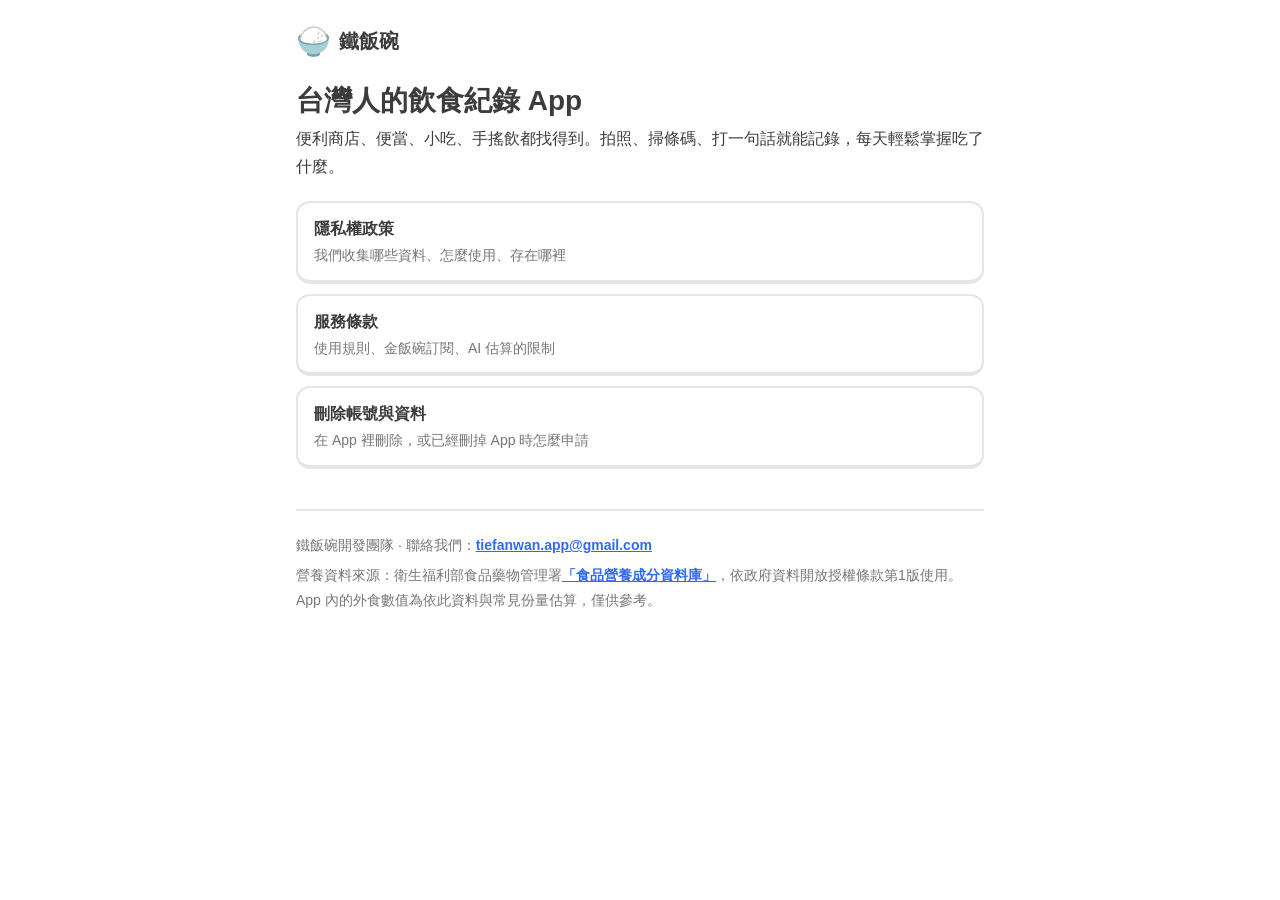
<file: index.html>
<!doctype html>
<html lang="zh-Hant-TW">
  <head>
    <meta charset="utf-8" />
    <meta name="viewport" content="width=device-width, initial-scale=1" />
    <title>鐵飯碗</title>
    <meta name="description" content="鐵飯碗：給台灣人的飲食紀錄 App，拍照、掃條碼、打一句話就能記錄。" />
    <link rel="icon" href="data:image/svg+xml,<svg xmlns='http://www.w3.org/2000/svg' viewBox='0 0 100 100'><text y='.9em' font-size='90'>🍚</text></svg>" />
    <link rel="stylesheet" href="style.css" />
  </head>
  <body>
    <main>
      <header class="top">
        <a href="./"><span class="bowl" aria-hidden="true">🍚</span>鐵飯碗</a>
      </header>

      <h1>台灣人的飲食紀錄 App</h1>
      <p>便利商店、便當、小吃、手搖飲都找得到。拍照、掃條碼、打一句話就能記錄，每天輕鬆掌握吃了什麼。</p>

      <div class="links">
        <a href="privacy.html">隱私權政策<span>我們收集哪些資料、怎麼使用、存在哪裡</span></a>
        <a href="terms.html">服務條款<span>使用規則、金飯碗訂閱、AI 估算的限制</span></a>
        <a href="delete-account.html">刪除帳號與資料<span>在 App 裡刪除，或已經刪掉 App 時怎麼申請</span></a>
      </div>

      <footer>
        <p>鐵飯碗開發團隊 · 聯絡我們：<a href="mailto:tiefanwan.app@gmail.com">tiefanwan.app@gmail.com</a></p>
        <p>營養資料來源：衛生福利部食品藥物管理署<a href="https://data.gov.tw/dataset/8543">「食品營養成分資料庫」</a>，依政府資料開放授權條款第1版使用。App 內的外食數值為依此資料與常見份量估算，僅供參考。</p>
      </footer>
    </main>
  </body>
</html>
</file>
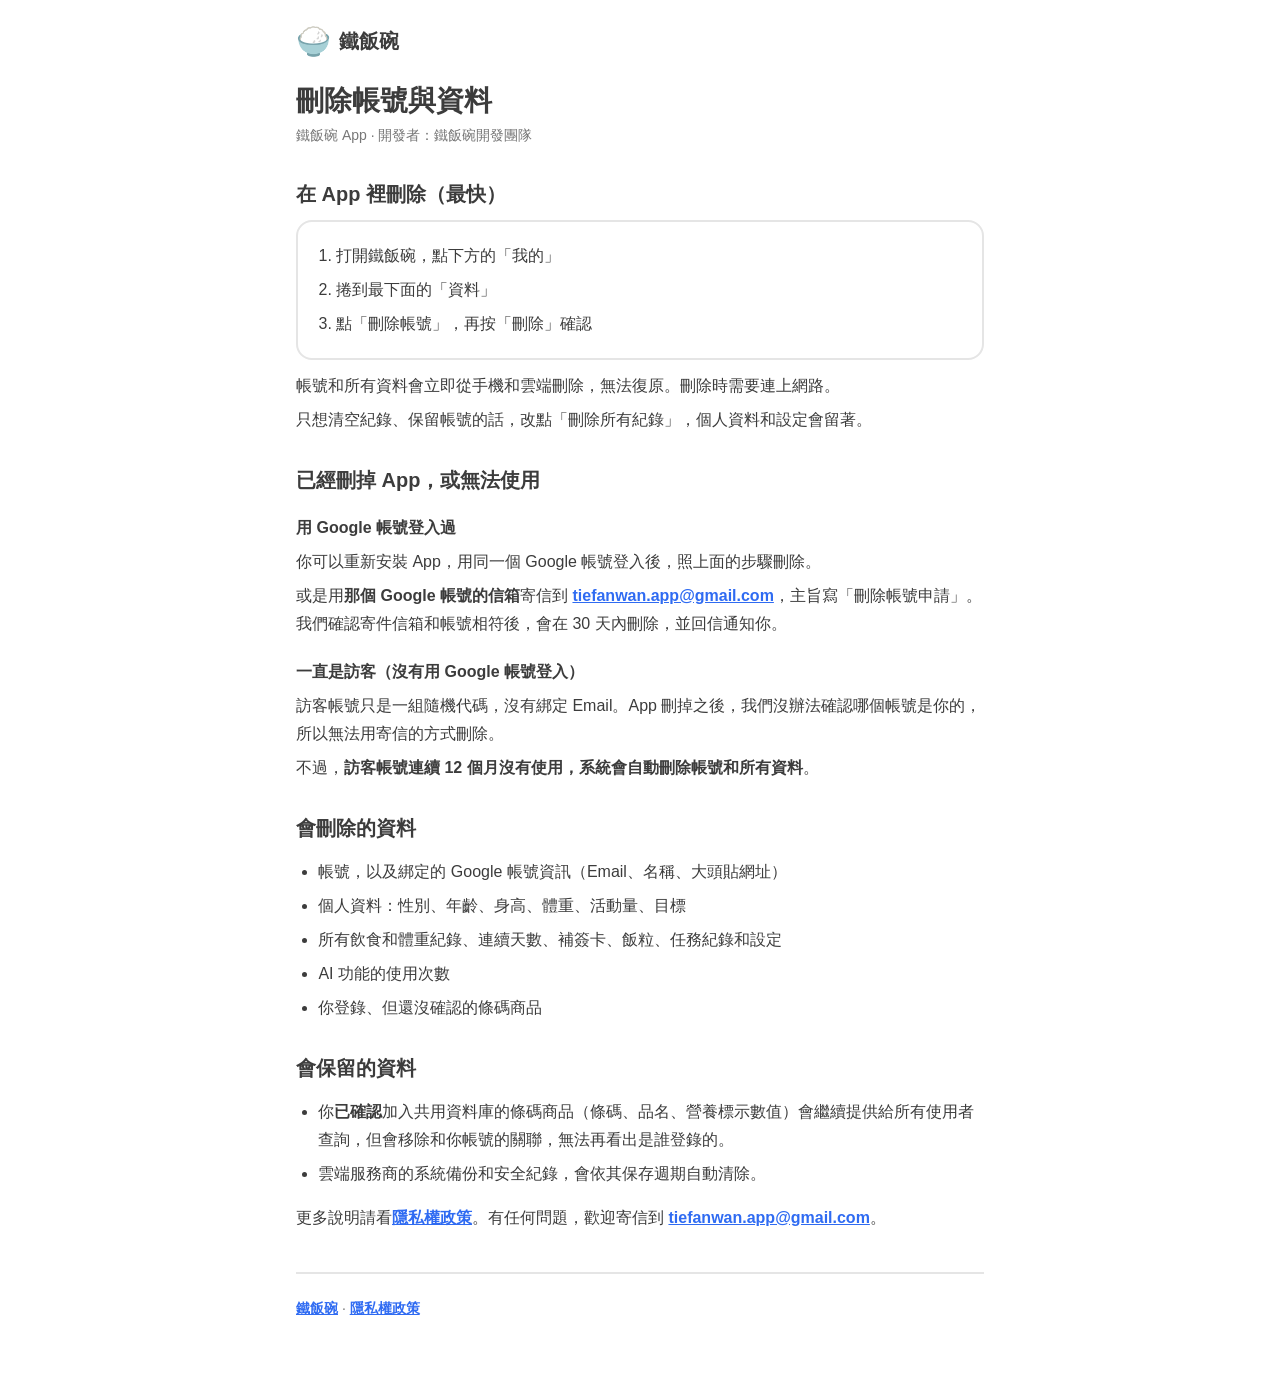
<file: delete-account.html>
<!doctype html>
<html lang="zh-Hant-TW">
  <head>
    <meta charset="utf-8" />
    <meta name="viewport" content="width=device-width, initial-scale=1" />
    <title>刪除帳號與資料｜鐵飯碗</title>
    <meta name="description" content="如何刪除鐵飯碗 App 的帳號和資料，以及會刪除、保留哪些資料。" />
    <link rel="icon" href="data:image/svg+xml,<svg xmlns='http://www.w3.org/2000/svg' viewBox='0 0 100 100'><text y='.9em' font-size='90'>🍚</text></svg>" />
    <link rel="stylesheet" href="style.css" />
  </head>
  <body>
    <main>
      <header class="top">
        <a href="./"><span class="bowl" aria-hidden="true">🍚</span>鐵飯碗</a>
      </header>

      <h1>刪除帳號與資料</h1>
      <p class="updated">鐵飯碗 App · 開發者：鐵飯碗開發團隊</p>

      <h2>在 App 裡刪除（最快）</h2>
      <div class="card">
        <ol>
          <li>打開鐵飯碗，點下方的「我的」</li>
          <li>捲到最下面的「資料」</li>
          <li>點「刪除帳號」，再按「刪除」確認</li>
        </ol>
      </div>
      <p>帳號和所有資料會立即從手機和雲端刪除，無法復原。刪除時需要連上網路。</p>
      <p>只想清空紀錄、保留帳號的話，改點「刪除所有紀錄」，個人資料和設定會留著。</p>

      <h2>已經刪掉 App，或無法使用</h2>
      <h3>用 Google 帳號登入過</h3>
      <p>你可以重新安裝 App，用同一個 Google 帳號登入後，照上面的步驟刪除。</p>
      <p>或是用<strong>那個 Google 帳號的信箱</strong>寄信到 <a href="mailto:tiefanwan.app@gmail.com?subject=%E5%88%AA%E9%99%A4%E5%B8%B3%E8%99%9F%E7%94%B3%E8%AB%8B">tiefanwan.app@gmail.com</a>，主旨寫「刪除帳號申請」。我們確認寄件信箱和帳號相符後，會在 30 天內刪除，並回信通知你。</p>
      <h3>一直是訪客（沒有用 Google 帳號登入）</h3>
      <p>訪客帳號只是一組隨機代碼，沒有綁定 Email。App 刪掉之後，我們沒辦法確認哪個帳號是你的，所以無法用寄信的方式刪除。</p>
      <p>不過，<strong>訪客帳號連續 12 個月沒有使用，系統會自動刪除帳號和所有資料</strong>。</p>

      <h2>會刪除的資料</h2>
      <ul>
        <li>帳號，以及綁定的 Google 帳號資訊（Email、名稱、大頭貼網址）</li>
        <li>個人資料：性別、年齡、身高、體重、活動量、目標</li>
        <li>所有飲食和體重紀錄、連續天數、補簽卡、飯粒、任務紀錄和設定</li>
        <li>AI 功能的使用次數</li>
        <li>你登錄、但還沒確認的條碼商品</li>
      </ul>

      <h2>會保留的資料</h2>
      <ul>
        <li>你<strong>已確認</strong>加入共用資料庫的條碼商品（條碼、品名、營養標示數值）會繼續提供給所有使用者查詢，但會移除和你帳號的關聯，無法再看出是誰登錄的。</li>
        <li>雲端服務商的系統備份和安全紀錄，會依其保存週期自動清除。</li>
      </ul>

      <p>更多說明請看<a href="privacy.html">隱私權政策</a>。有任何問題，歡迎寄信到 <a href="mailto:tiefanwan.app@gmail.com">tiefanwan.app@gmail.com</a>。</p>

      <footer>
        <p><a href="./">鐵飯碗</a> · <a href="privacy.html">隱私權政策</a></p>
      </footer>
    </main>
  </body>
</html>
</file>
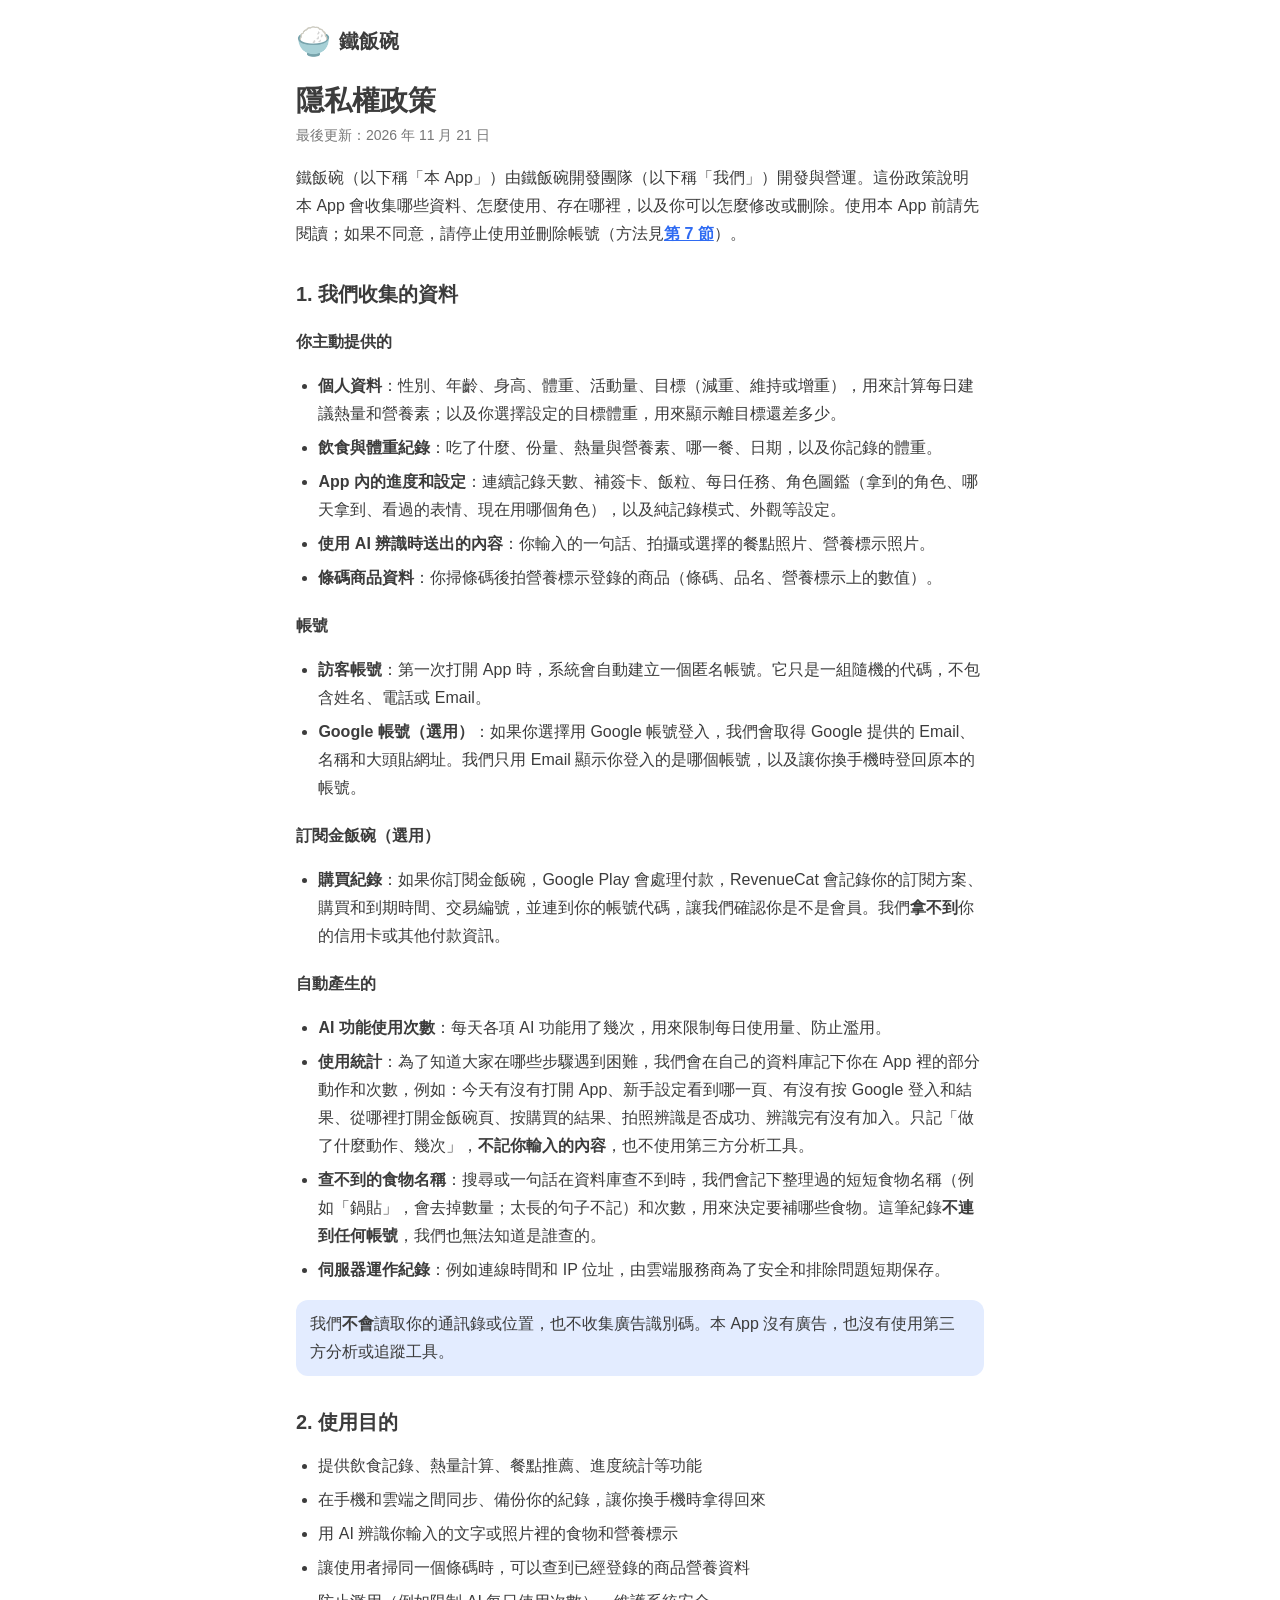
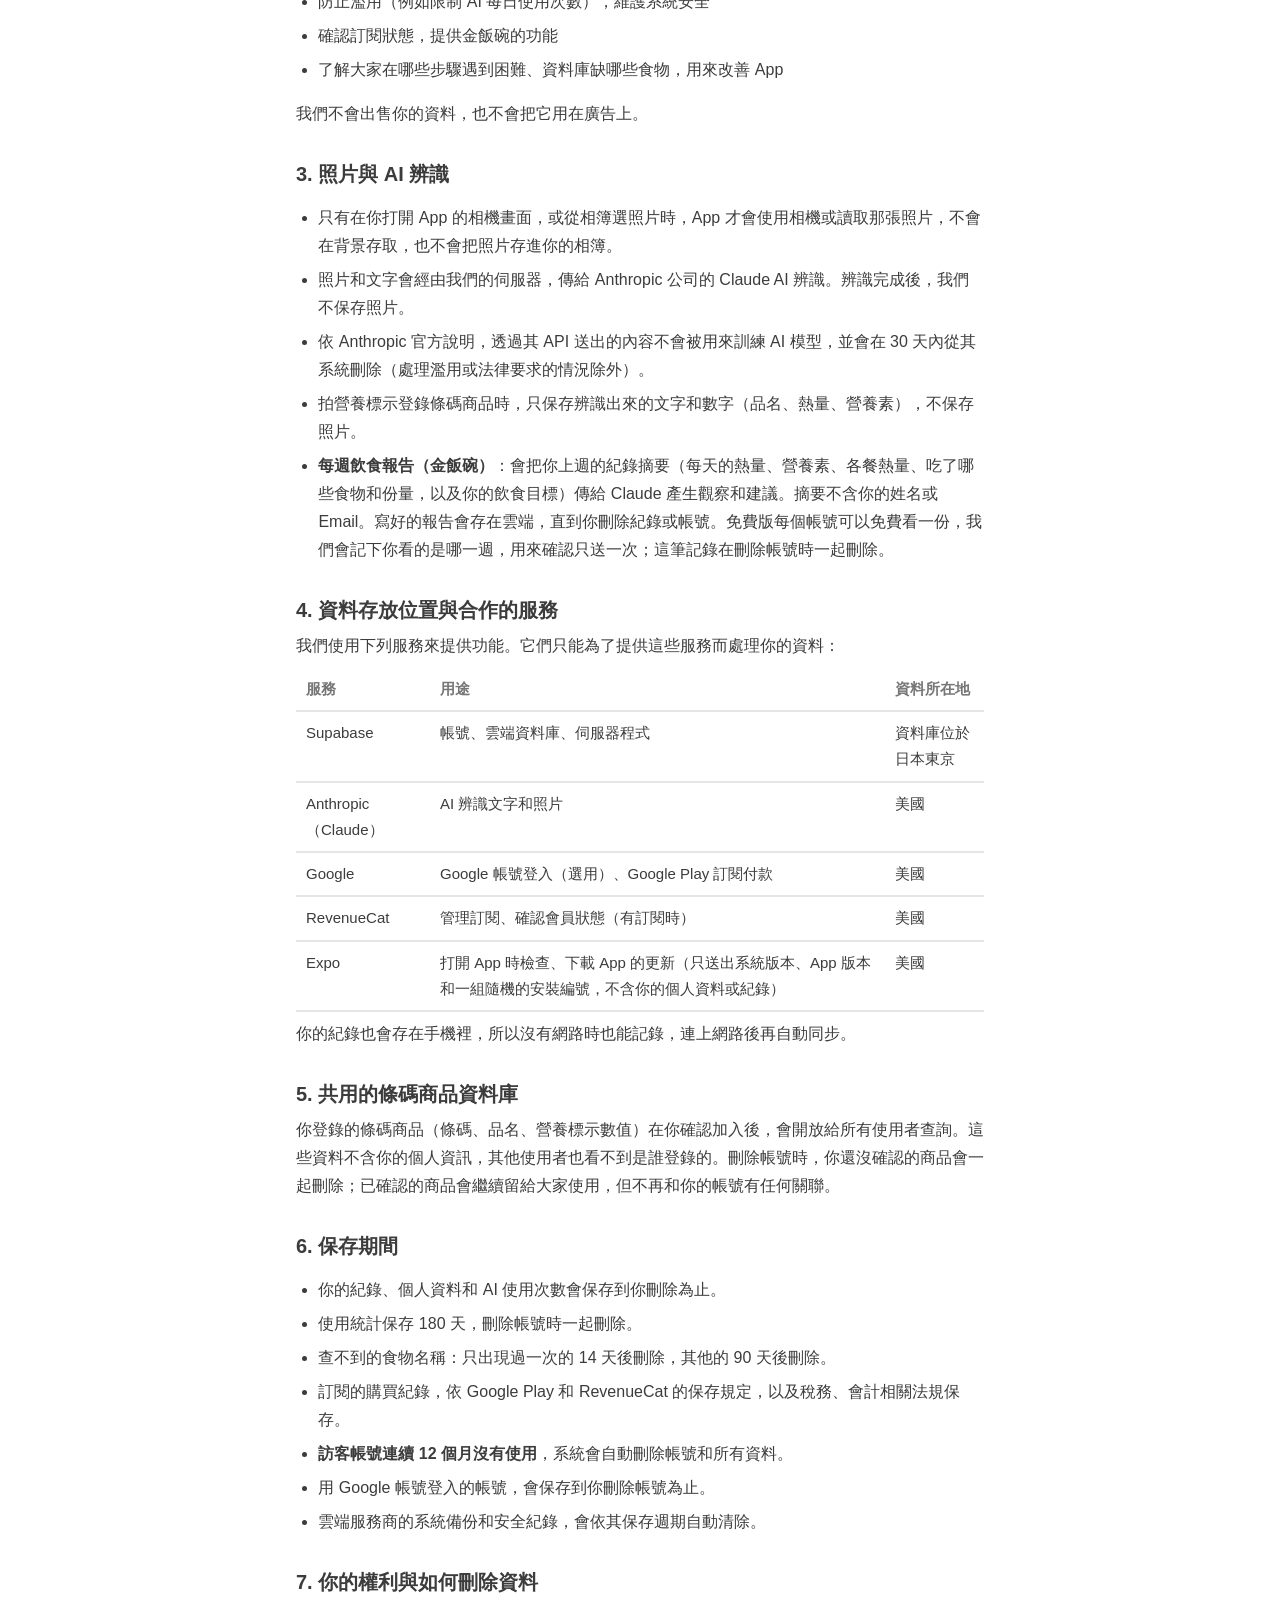
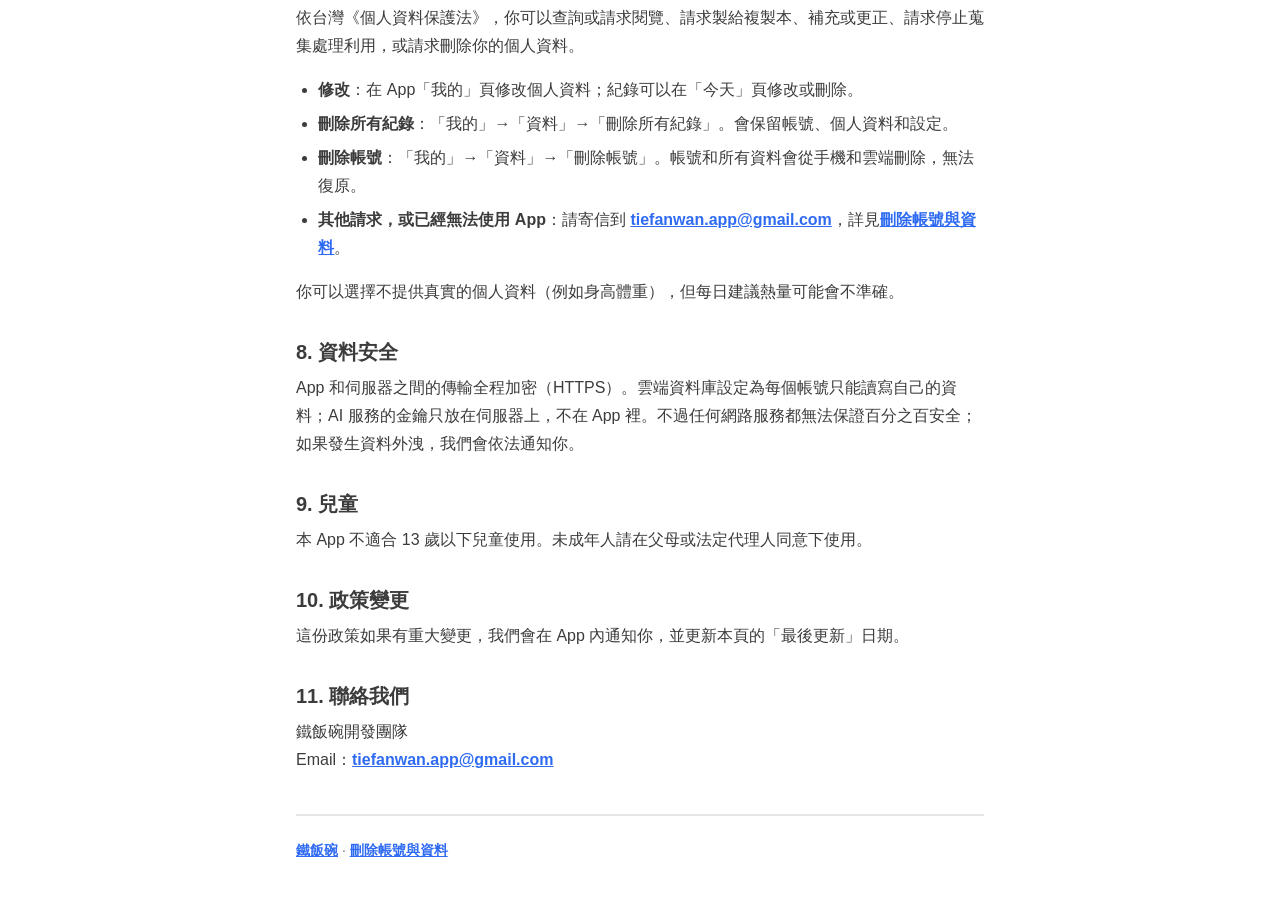
<file: privacy.html>
<!doctype html>
<html lang="zh-Hant-TW">
  <head>
    <meta charset="utf-8" />
    <meta name="viewport" content="width=device-width, initial-scale=1" />
    <title>隱私權政策｜鐵飯碗</title>
    <meta name="description" content="鐵飯碗 App 的隱私權政策：收集哪些資料、使用目的、存放位置、保存期間，以及如何刪除。" />
    <link rel="icon" href="data:image/svg+xml,<svg xmlns='http://www.w3.org/2000/svg' viewBox='0 0 100 100'><text y='.9em' font-size='90'>🍚</text></svg>" />
    <link rel="stylesheet" href="style.css" />
  </head>
  <body>
    <main>
      <header class="top">
        <a href="./"><span class="bowl" aria-hidden="true">🍚</span>鐵飯碗</a>
      </header>

      <h1>隱私權政策</h1>
      <p class="updated">最後更新：2026 年 11 月 21 日</p>

      <p>鐵飯碗（以下稱「本 App」）由鐵飯碗開發團隊（以下稱「我們」）開發與營運。這份政策說明本 App 會收集哪些資料、怎麼使用、存在哪裡，以及你可以怎麼修改或刪除。使用本 App 前請先閱讀；如果不同意，請停止使用並刪除帳號（方法見<a href="#rights">第 7 節</a>）。</p>

      <h2>1. 我們收集的資料</h2>
      <h3>你主動提供的</h3>
      <ul>
        <li><strong>個人資料</strong>：性別、年齡、身高、體重、活動量、目標（減重、維持或增重），用來計算每日建議熱量和營養素；以及你選擇設定的目標體重，用來顯示離目標還差多少。</li>
        <li><strong>飲食與體重紀錄</strong>：吃了什麼、份量、熱量與營養素、哪一餐、日期，以及你記錄的體重。</li>
        <li><strong>App 內的進度和設定</strong>：連續記錄天數、補簽卡、飯粒、每日任務、角色圖鑑（拿到的角色、哪天拿到、看過的表情、現在用哪個角色），以及純記錄模式、外觀等設定。</li>
        <li><strong>使用 AI 辨識時送出的內容</strong>：你輸入的一句話、拍攝或選擇的餐點照片、營養標示照片。</li>
        <li><strong>條碼商品資料</strong>：你掃條碼後拍營養標示登錄的商品（條碼、品名、營養標示上的數值）。</li>
      </ul>
      <h3>帳號</h3>
      <ul>
        <li><strong>訪客帳號</strong>：第一次打開 App 時，系統會自動建立一個匿名帳號。它只是一組隨機的代碼，不包含姓名、電話或 Email。</li>
        <li><strong>Google 帳號（選用）</strong>：如果你選擇用 Google 帳號登入，我們會取得 Google 提供的 Email、名稱和大頭貼網址。我們只用 Email 顯示你登入的是哪個帳號，以及讓你換手機時登回原本的帳號。</li>
      </ul>
      <h3>訂閱金飯碗（選用）</h3>
      <ul>
        <li><strong>購買紀錄</strong>：如果你訂閱金飯碗，Google Play 會處理付款，RevenueCat 會記錄你的訂閱方案、購買和到期時間、交易編號，並連到你的帳號代碼，讓我們確認你是不是會員。我們<strong>拿不到</strong>你的信用卡或其他付款資訊。</li>
      </ul>
      <h3>自動產生的</h3>
      <ul>
        <li><strong>AI 功能使用次數</strong>：每天各項 AI 功能用了幾次，用來限制每日使用量、防止濫用。</li>
        <li><strong>使用統計</strong>：為了知道大家在哪些步驟遇到困難，我們會在自己的資料庫記下你在 App 裡的部分動作和次數，例如：今天有沒有打開 App、新手設定看到哪一頁、有沒有按 Google 登入和結果、從哪裡打開金飯碗頁、按購買的結果、拍照辨識是否成功、辨識完有沒有加入。只記「做了什麼動作、幾次」，<strong>不記你輸入的內容</strong>，也不使用第三方分析工具。</li>
        <li><strong>查不到的食物名稱</strong>：搜尋或一句話在資料庫查不到時，我們會記下整理過的短短食物名稱（例如「鍋貼」，會去掉數量；太長的句子不記）和次數，用來決定要補哪些食物。這筆紀錄<strong>不連到任何帳號</strong>，我們也無法知道是誰查的。</li>
        <li><strong>伺服器運作紀錄</strong>：例如連線時間和 IP 位址，由雲端服務商為了安全和排除問題短期保存。</li>
      </ul>
      <div class="note">我們<strong>不會</strong>讀取你的通訊錄或位置，也不收集廣告識別碼。本 App 沒有廣告，也沒有使用第三方分析或追蹤工具。</div>

      <h2>2. 使用目的</h2>
      <ul>
        <li>提供飲食記錄、熱量計算、餐點推薦、進度統計等功能</li>
        <li>在手機和雲端之間同步、備份你的紀錄，讓你換手機時拿得回來</li>
        <li>用 AI 辨識你輸入的文字或照片裡的食物和營養標示</li>
        <li>讓使用者掃同一個條碼時，可以查到已經登錄的商品營養資料</li>
        <li>防止濫用（例如限制 AI 每日使用次數），維護系統安全</li>
        <li>確認訂閱狀態，提供金飯碗的功能</li>
        <li>了解大家在哪些步驟遇到困難、資料庫缺哪些食物，用來改善 App</li>
      </ul>
      <p>我們不會出售你的資料，也不會把它用在廣告上。</p>

      <h2>3. 照片與 AI 辨識</h2>
      <ul>
        <li>只有在你打開 App 的相機畫面，或從相簿選照片時，App 才會使用相機或讀取那張照片，不會在背景存取，也不會把照片存進你的相簿。</li>
        <li>照片和文字會經由我們的伺服器，傳給 Anthropic 公司的 Claude AI 辨識。辨識完成後，我們不保存照片。</li>
        <li>依 Anthropic 官方說明，透過其 API 送出的內容不會被用來訓練 AI 模型，並會在 30 天內從其系統刪除（處理濫用或法律要求的情況除外）。</li>
        <li>拍營養標示登錄條碼商品時，只保存辨識出來的文字和數字（品名、熱量、營養素），不保存照片。</li>
        <li><strong>每週飲食報告（金飯碗）</strong>：會把你上週的紀錄摘要（每天的熱量、營養素、各餐熱量、吃了哪些食物和份量，以及你的飲食目標）傳給 Claude 產生觀察和建議。摘要不含你的姓名或 Email。寫好的報告會存在雲端，直到你刪除紀錄或帳號。免費版每個帳號可以免費看一份，我們會記下你看的是哪一週，用來確認只送一次；這筆記錄在刪除帳號時一起刪除。</li>
      </ul>

      <h2>4. 資料存放位置與合作的服務</h2>
      <p>我們使用下列服務來提供功能。它們只能為了提供這些服務而處理你的資料：</p>
      <table>
        <thead>
          <tr><th>服務</th><th>用途</th><th>資料所在地</th></tr>
        </thead>
        <tbody>
          <tr><td>Supabase</td><td>帳號、雲端資料庫、伺服器程式</td><td>資料庫位於日本東京</td></tr>
          <tr><td>Anthropic（Claude）</td><td>AI 辨識文字和照片</td><td>美國</td></tr>
          <tr><td>Google</td><td>Google 帳號登入（選用）、Google Play 訂閱付款</td><td>美國</td></tr>
          <tr><td>RevenueCat</td><td>管理訂閱、確認會員狀態（有訂閱時）</td><td>美國</td></tr>
          <tr><td>Expo</td><td>打開 App 時檢查、下載 App 的更新（只送出系統版本、App 版本和一組隨機的安裝編號，不含你的個人資料或紀錄）</td><td>美國</td></tr>
        </tbody>
      </table>
      <p>你的紀錄也會存在手機裡，所以沒有網路時也能記錄，連上網路後再自動同步。</p>

      <h2>5. 共用的條碼商品資料庫</h2>
      <p>你登錄的條碼商品（條碼、品名、營養標示數值）在你確認加入後，會開放給所有使用者查詢。這些資料不含你的個人資訊，其他使用者也看不到是誰登錄的。刪除帳號時，你還沒確認的商品會一起刪除；已確認的商品會繼續留給大家使用，但不再和你的帳號有任何關聯。</p>

      <h2>6. 保存期間</h2>
      <ul>
        <li>你的紀錄、個人資料和 AI 使用次數會保存到你刪除為止。</li>
        <li>使用統計保存 180 天，刪除帳號時一起刪除。</li>
        <li>查不到的食物名稱：只出現過一次的 14 天後刪除，其他的 90 天後刪除。</li>
        <li>訂閱的購買紀錄，依 Google Play 和 RevenueCat 的保存規定，以及稅務、會計相關法規保存。</li>
        <li><strong>訪客帳號連續 12 個月沒有使用</strong>，系統會自動刪除帳號和所有資料。</li>
        <li>用 Google 帳號登入的帳號，會保存到你刪除帳號為止。</li>
        <li>雲端服務商的系統備份和安全紀錄，會依其保存週期自動清除。</li>
      </ul>

      <h2 id="rights">7. 你的權利與如何刪除資料</h2>
      <p>依台灣《個人資料保護法》，你可以查詢或請求閱覽、請求製給複製本、補充或更正、請求停止蒐集處理利用，或請求刪除你的個人資料。</p>
      <ul>
        <li><strong>修改</strong>：在 App「我的」頁修改個人資料；紀錄可以在「今天」頁修改或刪除。</li>
        <li><strong>刪除所有紀錄</strong>：「我的」→「資料」→「刪除所有紀錄」。會保留帳號、個人資料和設定。</li>
        <li><strong>刪除帳號</strong>：「我的」→「資料」→「刪除帳號」。帳號和所有資料會從手機和雲端刪除，無法復原。</li>
        <li><strong>其他請求，或已經無法使用 App</strong>：請寄信到 <a href="mailto:tiefanwan.app@gmail.com">tiefanwan.app@gmail.com</a>，詳見<a href="delete-account.html">刪除帳號與資料</a>。</li>
      </ul>
      <p>你可以選擇不提供真實的個人資料（例如身高體重），但每日建議熱量可能會不準確。</p>

      <h2>8. 資料安全</h2>
      <p>App 和伺服器之間的傳輸全程加密（HTTPS）。雲端資料庫設定為每個帳號只能讀寫自己的資料；AI 服務的金鑰只放在伺服器上，不在 App 裡。不過任何網路服務都無法保證百分之百安全；如果發生資料外洩，我們會依法通知你。</p>

      <h2>9. 兒童</h2>
      <p>本 App 不適合 13 歲以下兒童使用。未成年人請在父母或法定代理人同意下使用。</p>

      <h2>10. 政策變更</h2>
      <p>這份政策如果有重大變更，我們會在 App 內通知你，並更新本頁的「最後更新」日期。</p>

      <h2>11. 聯絡我們</h2>
      <p>鐵飯碗開發團隊<br />Email：<a href="mailto:tiefanwan.app@gmail.com">tiefanwan.app@gmail.com</a></p>

      <footer>
        <p><a href="./">鐵飯碗</a> · <a href="delete-account.html">刪除帳號與資料</a></p>
      </footer>
    </main>
  </body>
</html>
</file>
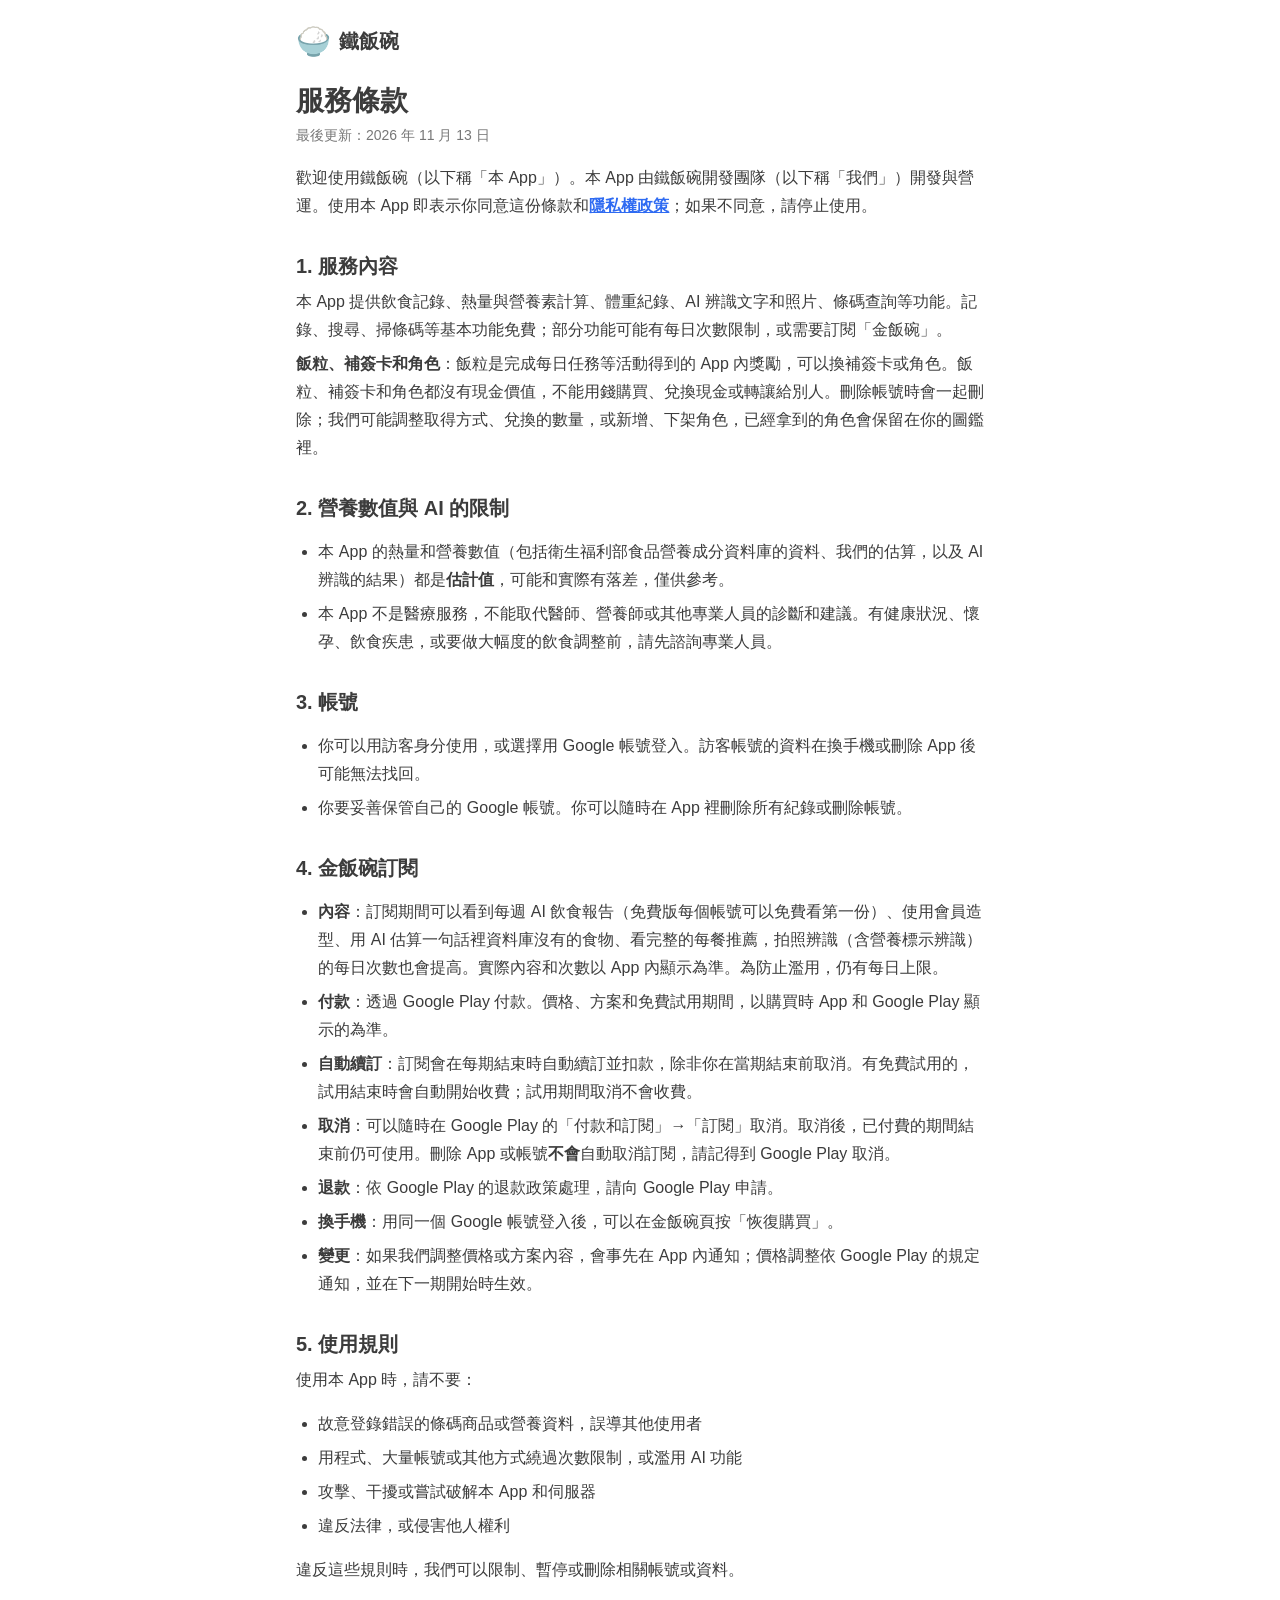
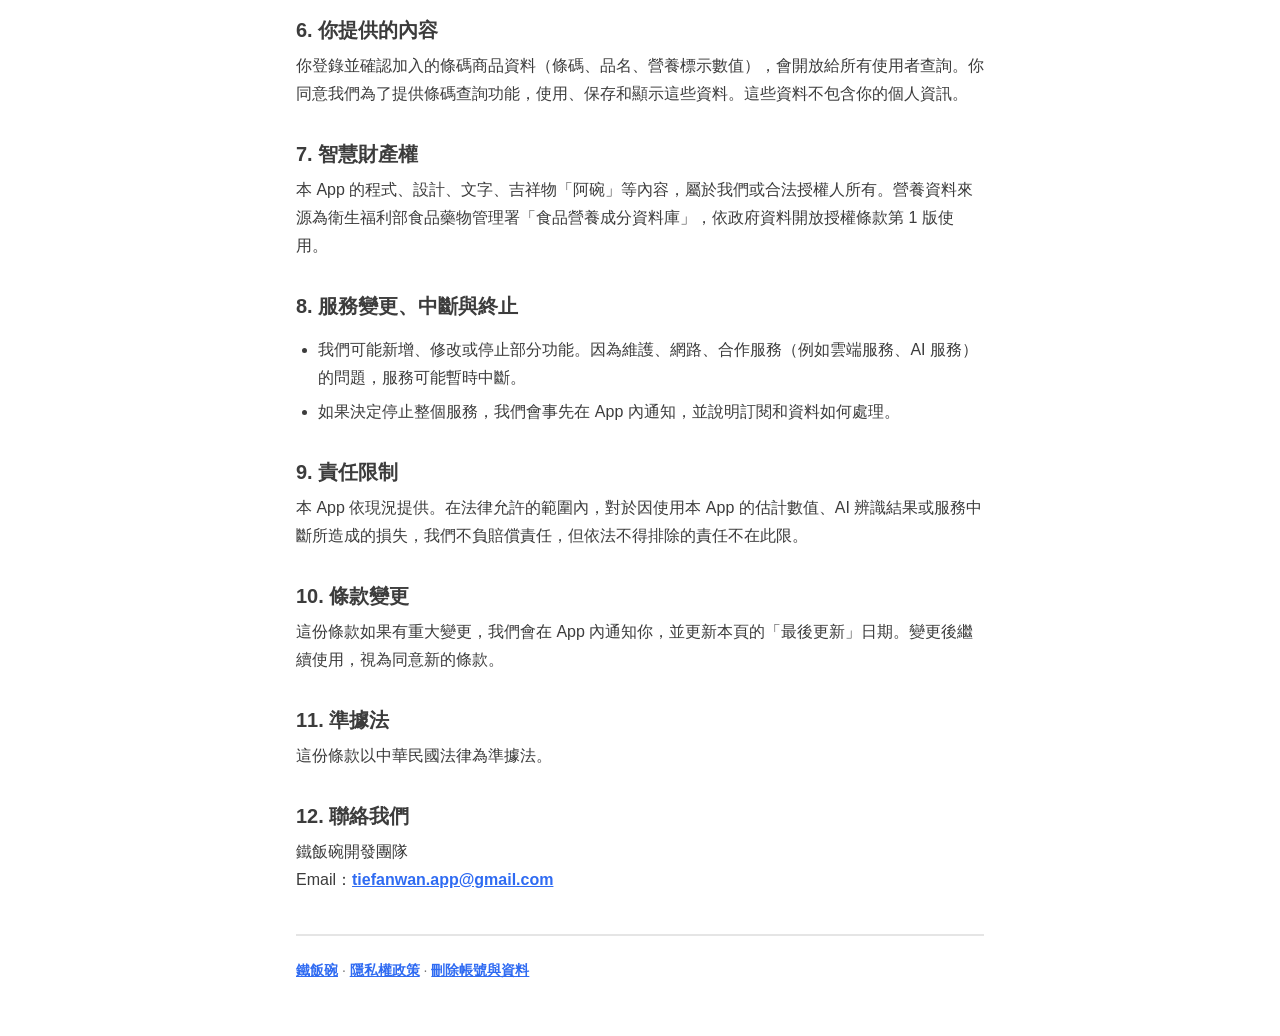
<file: terms.html>
<!doctype html>
<html lang="zh-Hant-TW">
  <head>
    <meta charset="utf-8" />
    <meta name="viewport" content="width=device-width, initial-scale=1" />
    <title>服務條款｜鐵飯碗</title>
    <meta name="description" content="鐵飯碗 App 的服務條款：使用規則、金飯碗訂閱、AI 估算的限制。" />
    <link rel="icon" href="data:image/svg+xml,<svg xmlns='http://www.w3.org/2000/svg' viewBox='0 0 100 100'><text y='.9em' font-size='90'>🍚</text></svg>" />
    <link rel="stylesheet" href="style.css" />
  </head>
  <body>
    <main>
      <header class="top">
        <a href="./"><span class="bowl" aria-hidden="true">🍚</span>鐵飯碗</a>
      </header>

      <h1>服務條款</h1>
      <p class="updated">最後更新：2026 年 11 月 13 日</p>

      <p>歡迎使用鐵飯碗（以下稱「本 App」）。本 App 由鐵飯碗開發團隊（以下稱「我們」）開發與營運。使用本 App 即表示你同意這份條款和<a href="privacy.html">隱私權政策</a>；如果不同意，請停止使用。</p>

      <h2>1. 服務內容</h2>
      <p>本 App 提供飲食記錄、熱量與營養素計算、體重紀錄、AI 辨識文字和照片、條碼查詢等功能。記錄、搜尋、掃條碼等基本功能免費；部分功能可能有每日次數限制，或需要訂閱「金飯碗」。</p>
      <p><strong>飯粒、補簽卡和角色</strong>：飯粒是完成每日任務等活動得到的 App 內獎勵，可以換補簽卡或角色。飯粒、補簽卡和角色都沒有現金價值，不能用錢購買、兌換現金或轉讓給別人。刪除帳號時會一起刪除；我們可能調整取得方式、兌換的數量，或新增、下架角色，已經拿到的角色會保留在你的圖鑑裡。</p>

      <h2>2. 營養數值與 AI 的限制</h2>
      <ul>
        <li>本 App 的熱量和營養數值（包括衛生福利部食品營養成分資料庫的資料、我們的估算，以及 AI 辨識的結果）都是<strong>估計值</strong>，可能和實際有落差，僅供參考。</li>
        <li>本 App 不是醫療服務，不能取代醫師、營養師或其他專業人員的診斷和建議。有健康狀況、懷孕、飲食疾患，或要做大幅度的飲食調整前，請先諮詢專業人員。</li>
      </ul>

      <h2>3. 帳號</h2>
      <ul>
        <li>你可以用訪客身分使用，或選擇用 Google 帳號登入。訪客帳號的資料在換手機或刪除 App 後可能無法找回。</li>
        <li>你要妥善保管自己的 Google 帳號。你可以隨時在 App 裡刪除所有紀錄或刪除帳號。</li>
      </ul>

      <h2>4. 金飯碗訂閱</h2>
      <ul>
        <li><strong>內容</strong>：訂閱期間可以看到每週 AI 飲食報告（免費版每個帳號可以免費看第一份）、使用會員造型、用 AI 估算一句話裡資料庫沒有的食物、看完整的每餐推薦，拍照辨識（含營養標示辨識）的每日次數也會提高。實際內容和次數以 App 內顯示為準。為防止濫用，仍有每日上限。</li>
        <li><strong>付款</strong>：透過 Google Play 付款。價格、方案和免費試用期間，以購買時 App 和 Google Play 顯示的為準。</li>
        <li><strong>自動續訂</strong>：訂閱會在每期結束時自動續訂並扣款，除非你在當期結束前取消。有免費試用的，試用結束時會自動開始收費；試用期間取消不會收費。</li>
        <li><strong>取消</strong>：可以隨時在 Google Play 的「付款和訂閱」→「訂閱」取消。取消後，已付費的期間結束前仍可使用。刪除 App 或帳號<strong>不會</strong>自動取消訂閱，請記得到 Google Play 取消。</li>
        <li><strong>退款</strong>：依 Google Play 的退款政策處理，請向 Google Play 申請。</li>
        <li><strong>換手機</strong>：用同一個 Google 帳號登入後，可以在金飯碗頁按「恢復購買」。</li>
        <li><strong>變更</strong>：如果我們調整價格或方案內容，會事先在 App 內通知；價格調整依 Google Play 的規定通知，並在下一期開始時生效。</li>
      </ul>

      <h2>5. 使用規則</h2>
      <p>使用本 App 時，請不要：</p>
      <ul>
        <li>故意登錄錯誤的條碼商品或營養資料，誤導其他使用者</li>
        <li>用程式、大量帳號或其他方式繞過次數限制，或濫用 AI 功能</li>
        <li>攻擊、干擾或嘗試破解本 App 和伺服器</li>
        <li>違反法律，或侵害他人權利</li>
      </ul>
      <p>違反這些規則時，我們可以限制、暫停或刪除相關帳號或資料。</p>

      <h2>6. 你提供的內容</h2>
      <p>你登錄並確認加入的條碼商品資料（條碼、品名、營養標示數值），會開放給所有使用者查詢。你同意我們為了提供條碼查詢功能，使用、保存和顯示這些資料。這些資料不包含你的個人資訊。</p>

      <h2>7. 智慧財產權</h2>
      <p>本 App 的程式、設計、文字、吉祥物「阿碗」等內容，屬於我們或合法授權人所有。營養資料來源為衛生福利部食品藥物管理署「食品營養成分資料庫」，依政府資料開放授權條款第 1 版使用。</p>

      <h2>8. 服務變更、中斷與終止</h2>
      <ul>
        <li>我們可能新增、修改或停止部分功能。因為維護、網路、合作服務（例如雲端服務、AI 服務）的問題，服務可能暫時中斷。</li>
        <li>如果決定停止整個服務，我們會事先在 App 內通知，並說明訂閱和資料如何處理。</li>
      </ul>

      <h2>9. 責任限制</h2>
      <p>本 App 依現況提供。在法律允許的範圍內，對於因使用本 App 的估計數值、AI 辨識結果或服務中斷所造成的損失，我們不負賠償責任，但依法不得排除的責任不在此限。</p>

      <h2>10. 條款變更</h2>
      <p>這份條款如果有重大變更，我們會在 App 內通知你，並更新本頁的「最後更新」日期。變更後繼續使用，視為同意新的條款。</p>

      <h2>11. 準據法</h2>
      <p>這份條款以中華民國法律為準據法。</p>

      <h2>12. 聯絡我們</h2>
      <p>鐵飯碗開發團隊<br />Email：<a href="mailto:tiefanwan.app@gmail.com">tiefanwan.app@gmail.com</a></p>

      <footer>
        <p><a href="./">鐵飯碗</a> · <a href="privacy.html">隱私權政策</a> · <a href="delete-account.html">刪除帳號與資料</a></p>
      </footer>
    </main>
  </body>
</html>
</file>
<file: style.css>
/* 鐵飯碗網站：跟 App 一樣的白底、2px 灰邊線、藍色重點 */
:root {
  --bg: #ffffff;
  --card: #ffffff;
  --soft: #f7f7f7;
  --line: #e5e5e5;
  --ink: #3c3c3c;
  --muted: #777777;
  --brand: #2f6bf2;
  --brand-tint: #e3ecff;
}
@media (prefers-color-scheme: dark) {
  :root {
    --bg: #131f24;
    --card: #131f24;
    --soft: #202f36;
    --line: #37464f;
    --ink: #f1f7fb;
    --muted: #9eb0ba;
    --brand: #5b8dff;
    --brand-tint: #1b2b4a;
  }
}

* {
  box-sizing: border-box;
}
body {
  margin: 0;
  background: var(--bg);
  color: var(--ink);
  font-family: -apple-system, BlinkMacSystemFont, 'Noto Sans TC', 'PingFang TC', 'Microsoft JhengHei', sans-serif;
  font-size: 16px;
  line-height: 1.75;
}
main {
  max-width: 720px;
  margin: 0 auto;
  padding: 24px 16px 48px;
}
header.top {
  display: flex;
  align-items: center;
  gap: 10px;
  padding-bottom: 8px;
}
header.top a {
  display: flex;
  align-items: center;
  gap: 8px;
  color: var(--ink);
  text-decoration: none;
  font-weight: 900;
  font-size: 20px;
}
.bowl {
  font-size: 28px;
  line-height: 1;
}
h1 {
  font-size: 28px;
  line-height: 1.3;
  margin: 16px 0 4px;
}
h2 {
  font-size: 20px;
  line-height: 1.4;
  margin: 32px 0 8px;
}
h3 {
  font-size: 16px;
  margin: 20px 0 4px;
}
p,
li {
  margin: 6px 0;
}
ul,
ol {
  padding-left: 1.4em;
}
a {
  color: var(--brand);
  font-weight: 700;
}
.updated {
  color: var(--muted);
  font-size: 14px;
  margin: 0 0 16px;
}
.card {
  border: 2px solid var(--line);
  border-radius: 16px;
  padding: 4px 16px;
  margin: 12px 0;
  background: var(--card);
}
.note {
  background: var(--brand-tint);
  border-radius: 12px;
  padding: 10px 14px;
  margin: 12px 0;
}
table {
  width: 100%;
  border-collapse: collapse;
  margin: 8px 0;
  font-size: 15px;
}
th,
td {
  text-align: left;
  padding: 8px 10px;
  border-bottom: 2px solid var(--line);
  vertical-align: top;
}
th {
  color: var(--muted);
  font-weight: 700;
}
.links {
  display: grid;
  gap: 10px;
  margin: 20px 0;
}
.links a {
  display: block;
  border: 2px solid var(--line);
  border-bottom-width: 4px;
  border-radius: 14px;
  padding: 12px 16px;
  text-decoration: none;
  color: var(--ink);
}
.links a span {
  display: block;
  color: var(--muted);
  font-weight: 400;
  font-size: 14px;
}
footer {
  margin-top: 40px;
  padding-top: 16px;
  border-top: 2px solid var(--line);
  color: var(--muted);
  font-size: 14px;
}
</file>
